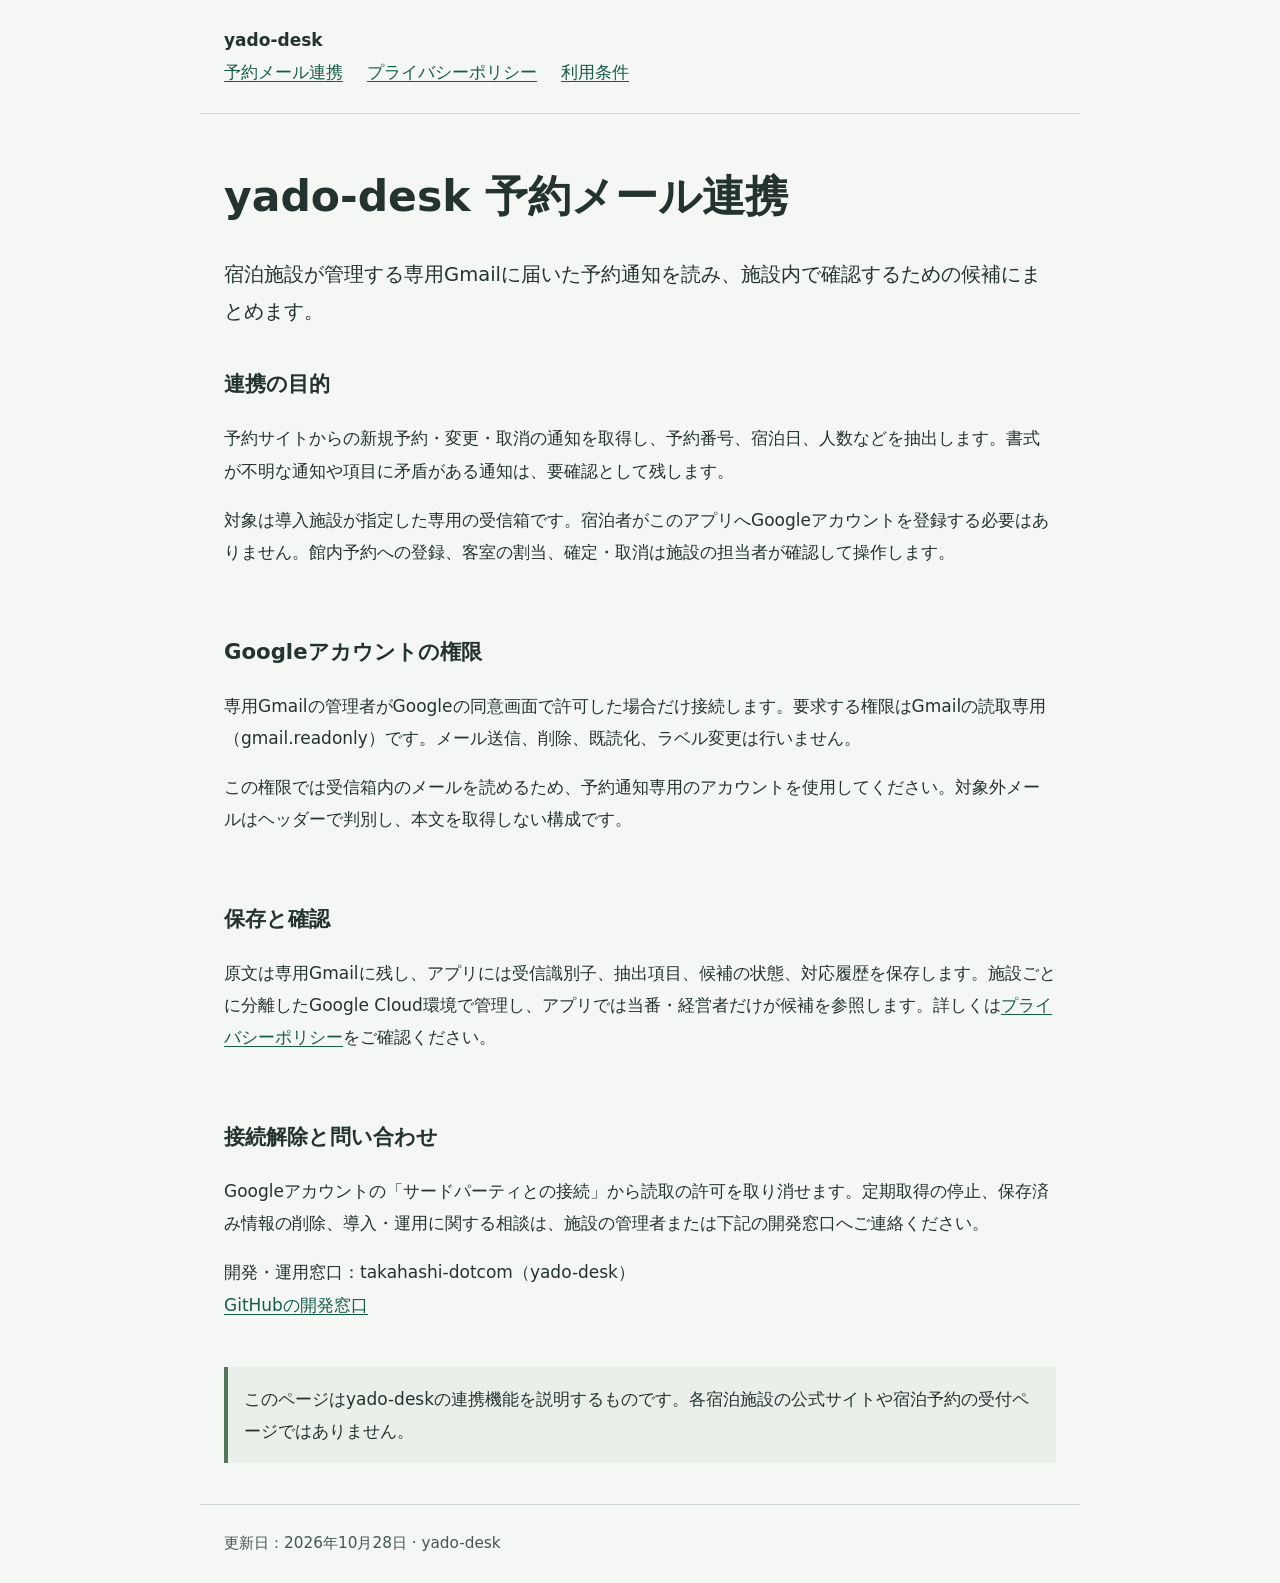
<file: index.html>
<!doctype html><html lang="ja"><head><meta name="google-site-verification" content="io6MCLyZZQHueogtZWmAu_tQGfCBiP6DlnR7DfFzQWA"><meta charset="utf-8"><meta name="viewport" content="width=device-width,initial-scale=1"><meta name="description" content="yado-desk 予約メール連携の機能、読取権限、データの取扱いについて。"><title>yado-desk 予約メール連携</title><link rel="stylesheet" href="style.css"></head><body><a class="skip" href="#main">本文へ</a><header><strong>yado-desk</strong><nav aria-label="サイト案内"><a href="index.html" aria-current="page">予約メール連携</a><a href="privacy.html">プライバシーポリシー</a><a href="terms.html">利用条件</a></nav></header><main id="main"><h1>yado-desk 予約メール連携</h1><p class="intro">宿泊施設が管理する専用Gmailに届いた予約通知を読み、施設内で確認するための候補にまとめます。</p><section><h2>連携の目的</h2><p>予約サイトからの新規予約・変更・取消の通知を取得し、予約番号、宿泊日、人数などを抽出します。書式が不明な通知や項目に矛盾がある通知は、要確認として残します。</p><p>対象は導入施設が指定した専用の受信箱です。宿泊者がこのアプリへGoogleアカウントを登録する必要はありません。館内予約への登録、客室の割当、確定・取消は施設の担当者が確認して操作します。</p></section><section><h2>Googleアカウントの権限</h2><p>専用Gmailの管理者がGoogleの同意画面で許可した場合だけ接続します。要求する権限はGmailの読取専用（gmail.readonly）です。メール送信、削除、既読化、ラベル変更は行いません。</p><p>この権限では受信箱内のメールを読めるため、予約通知専用のアカウントを使用してください。対象外メールはヘッダーで判別し、本文を取得しない構成です。</p></section><section><h2>保存と確認</h2><p>原文は専用Gmailに残し、アプリには受信識別子、抽出項目、候補の状態、対応履歴を保存します。施設ごとに分離したGoogle Cloud環境で管理し、アプリでは当番・経営者だけが候補を参照します。詳しくは<a href="privacy.html">プライバシーポリシー</a>をご確認ください。</p></section><section><h2>接続解除と問い合わせ</h2><p>Googleアカウントの「サードパーティとの接続」から読取の許可を取り消せます。定期取得の停止、保存済み情報の削除、導入・運用に関する相談は、施設の管理者または下記の開発窓口へご連絡ください。</p><p>開発・運用窓口：takahashi-dotcom（yado-desk）<br><a href="https://github.com/takahashi-dotcom/takahashi-dotcom.github.io/issues">GitHubの開発窓口</a></p></section><p class="note">このページはyado-deskの連携機能を説明するものです。各宿泊施設の公式サイトや宿泊予約の受付ページではありません。</p></main><footer>更新日：2026年10月28日 · yado-desk</footer></body></html>
</file>
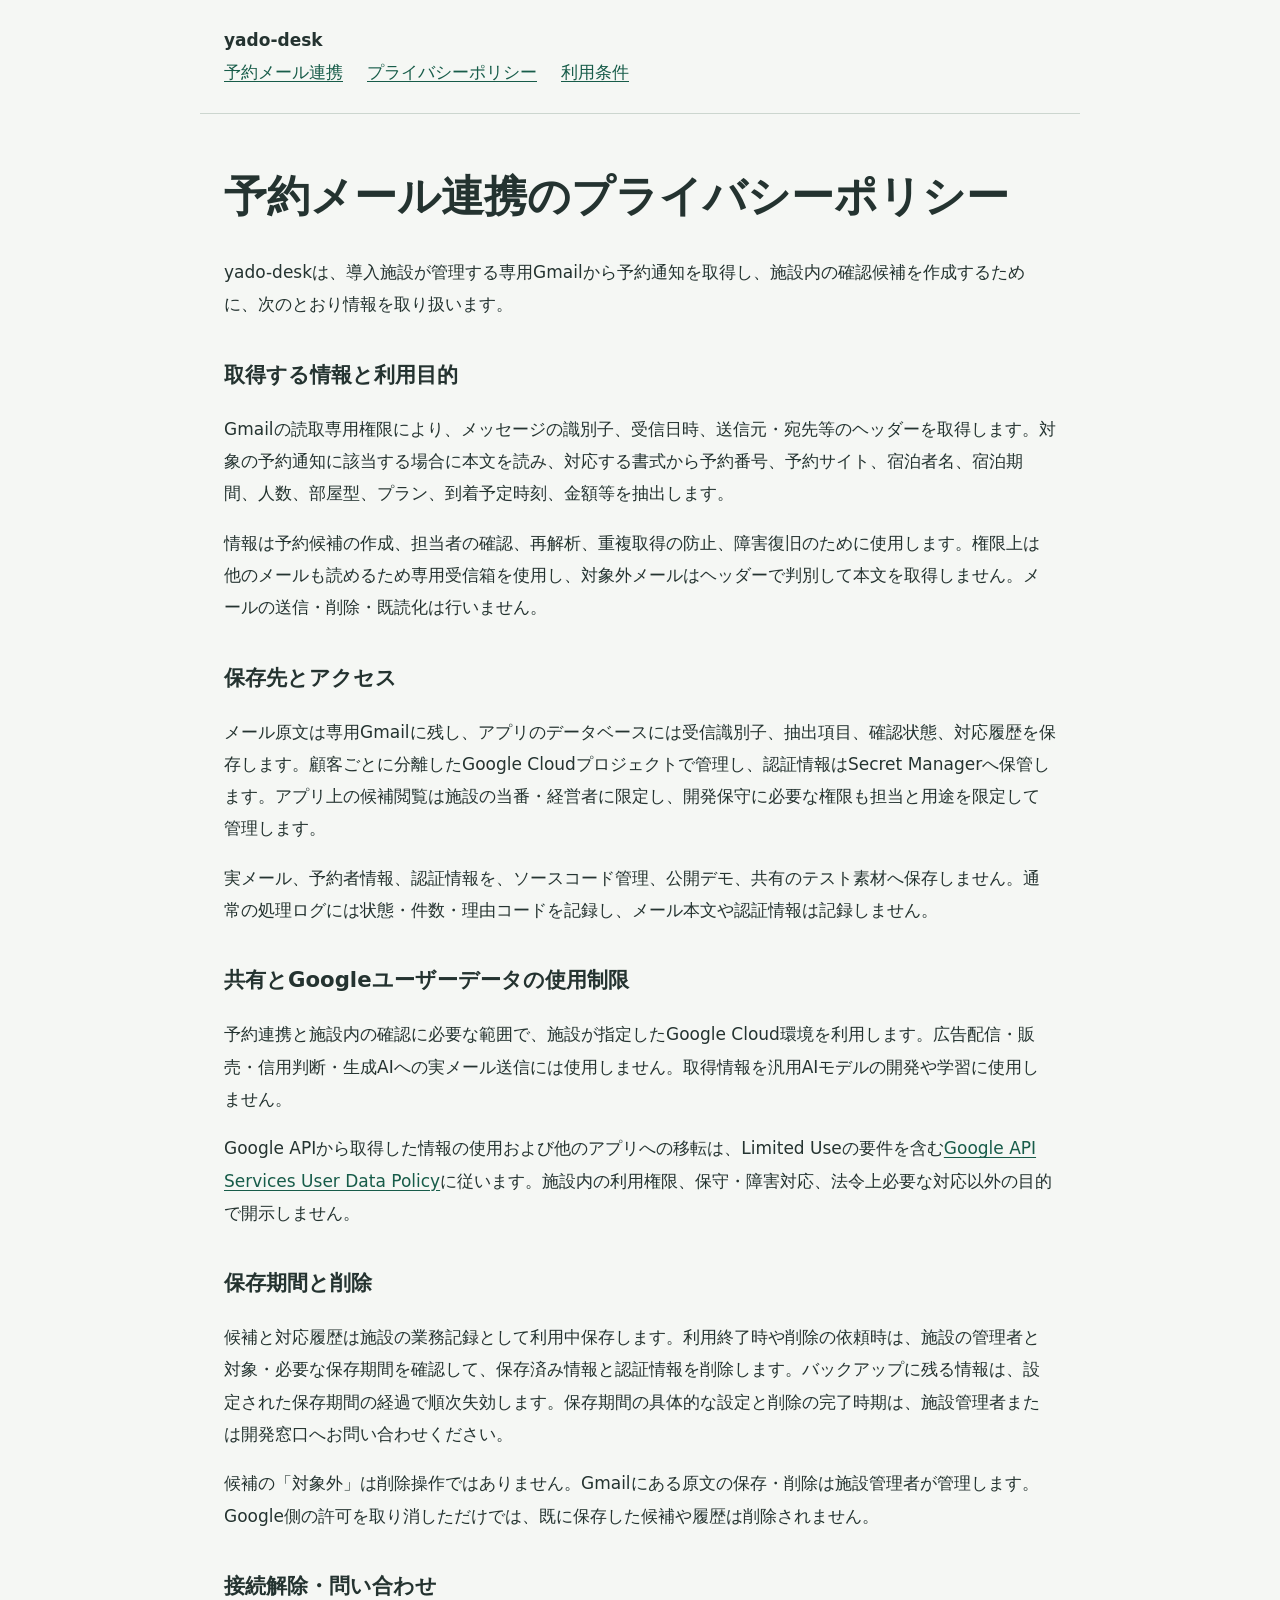
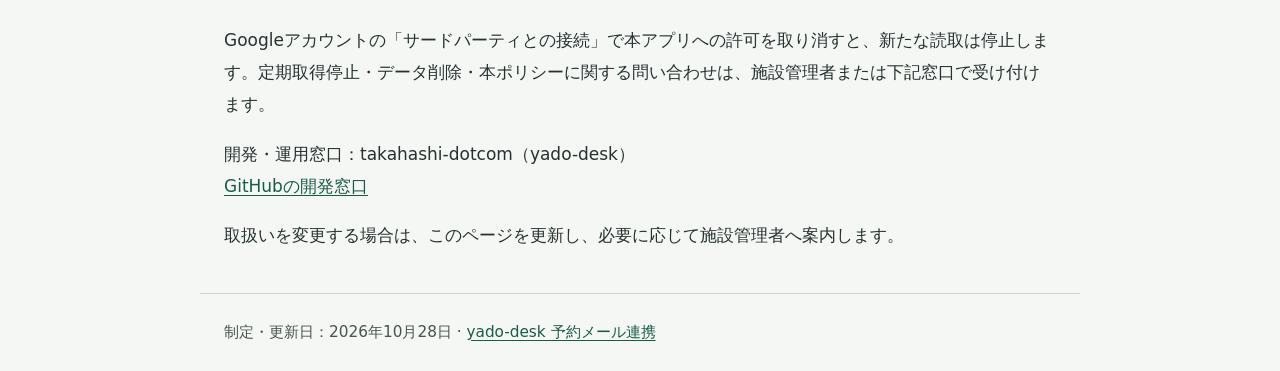
<file: privacy.html>
<!doctype html><html lang="ja"><head><meta charset="utf-8"><meta name="viewport" content="width=device-width,initial-scale=1"><title>プライバシーポリシー | yado-desk 予約メール連携</title><link rel="stylesheet" href="style.css"></head><body><a class="skip" href="#main">本文へ</a><header><strong>yado-desk</strong><nav aria-label="サイト案内"><a href="index.html">予約メール連携</a><a href="privacy.html" aria-current="page">プライバシーポリシー</a><a href="terms.html">利用条件</a></nav></header><main id="main"><h1>予約メール連携のプライバシーポリシー</h1><p>yado-deskは、導入施設が管理する専用Gmailから予約通知を取得し、施設内の確認候補を作成するために、次のとおり情報を取り扱います。</p><h2>取得する情報と利用目的</h2><p>Gmailの読取専用権限により、メッセージの識別子、受信日時、送信元・宛先等のヘッダーを取得します。対象の予約通知に該当する場合に本文を読み、対応する書式から予約番号、予約サイト、宿泊者名、宿泊期間、人数、部屋型、プラン、到着予定時刻、金額等を抽出します。</p><p>情報は予約候補の作成、担当者の確認、再解析、重複取得の防止、障害復旧のために使用します。権限上は他のメールも読めるため専用受信箱を使用し、対象外メールはヘッダーで判別して本文を取得しません。メールの送信・削除・既読化は行いません。</p><h2>保存先とアクセス</h2><p>メール原文は専用Gmailに残し、アプリのデータベースには受信識別子、抽出項目、確認状態、対応履歴を保存します。顧客ごとに分離したGoogle Cloudプロジェクトで管理し、認証情報はSecret Managerへ保管します。アプリ上の候補閲覧は施設の当番・経営者に限定し、開発保守に必要な権限も担当と用途を限定して管理します。</p><p>実メール、予約者情報、認証情報を、ソースコード管理、公開デモ、共有のテスト素材へ保存しません。通常の処理ログには状態・件数・理由コードを記録し、メール本文や認証情報は記録しません。</p><h2>共有とGoogleユーザーデータの使用制限</h2><p>予約連携と施設内の確認に必要な範囲で、施設が指定したGoogle Cloud環境を利用します。広告配信・販売・信用判断・生成AIへの実メール送信には使用しません。取得情報を汎用AIモデルの開発や学習に使用しません。</p><p>Google APIから取得した情報の使用および他のアプリへの移転は、Limited Useの要件を含む<a href="https://developers.google.com/terms/api-services-user-data-policy">Google API Services User Data Policy</a>に従います。施設内の利用権限、保守・障害対応、法令上必要な対応以外の目的で開示しません。</p><h2>保存期間と削除</h2><p>候補と対応履歴は施設の業務記録として利用中保存します。利用終了時や削除の依頼時は、施設の管理者と対象・必要な保存期間を確認して、保存済み情報と認証情報を削除します。バックアップに残る情報は、設定された保存期間の経過で順次失効します。保存期間の具体的な設定と削除の完了時期は、施設管理者または開発窓口へお問い合わせください。</p><p>候補の「対象外」は削除操作ではありません。Gmailにある原文の保存・削除は施設管理者が管理します。Google側の許可を取り消しただけでは、既に保存した候補や履歴は削除されません。</p><h2>接続解除・問い合わせ</h2><p>Googleアカウントの「サードパーティとの接続」で本アプリへの許可を取り消すと、新たな読取は停止します。定期取得停止・データ削除・本ポリシーに関する問い合わせは、施設管理者または下記窓口で受け付けます。</p><p>開発・運用窓口：takahashi-dotcom（yado-desk）<br><a href="https://github.com/takahashi-dotcom/takahashi-dotcom.github.io/issues">GitHubの開発窓口</a></p><p>取扱いを変更する場合は、このページを更新し、必要に応じて施設管理者へ案内します。</p></main><footer>制定・更新日：2026年10月28日 · <a href="index.html">yado-desk 予約メール連携</a></footer></body></html>
</file>
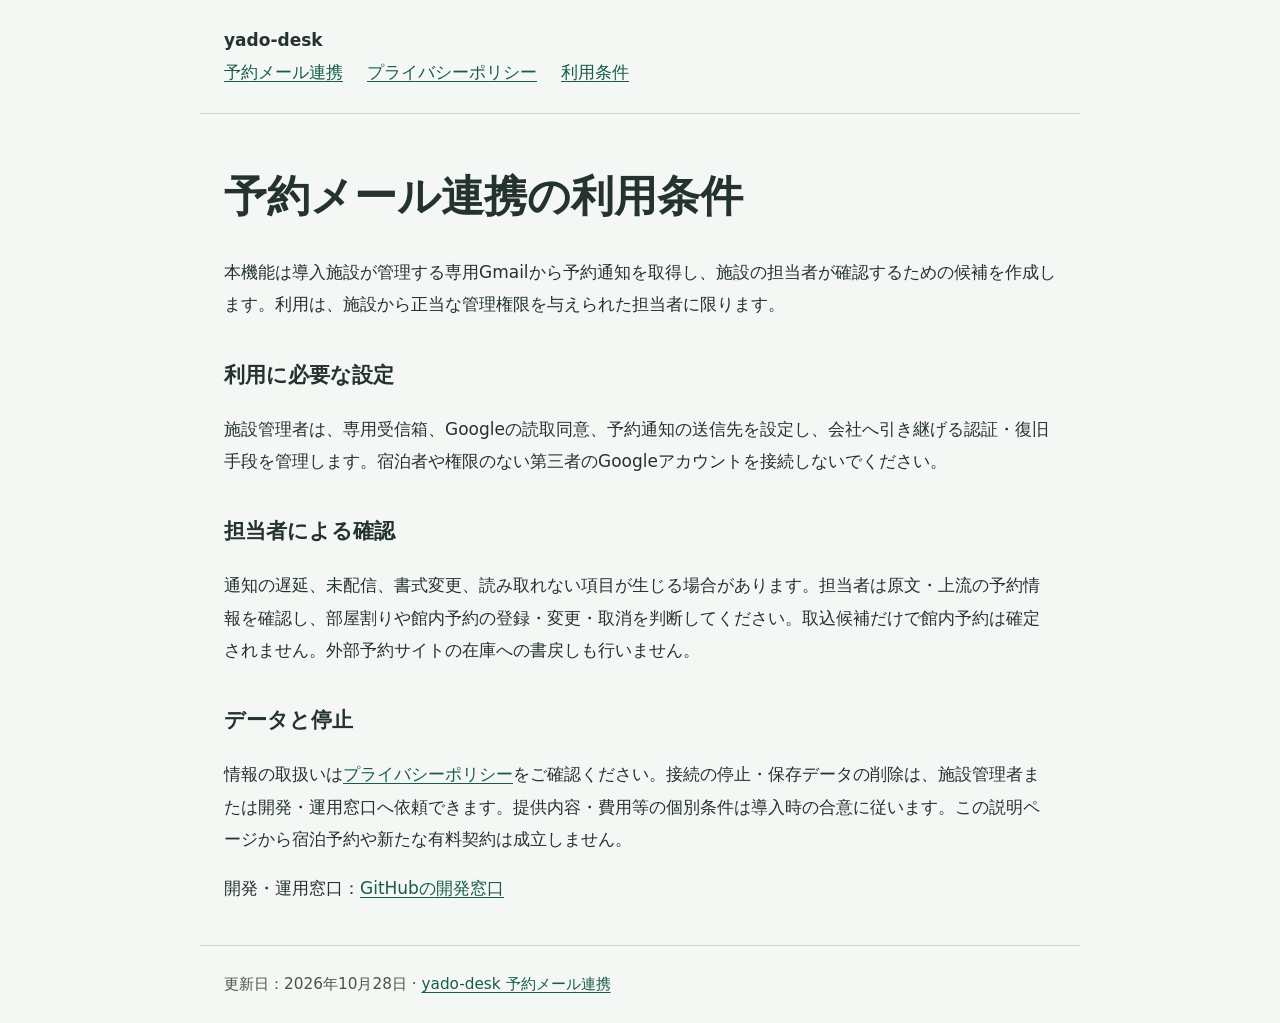
<file: terms.html>
<!doctype html><html lang="ja"><head><meta charset="utf-8"><meta name="viewport" content="width=device-width,initial-scale=1"><title>利用条件 | yado-desk 予約メール連携</title><link rel="stylesheet" href="style.css"></head><body><a class="skip" href="#main">本文へ</a><header><strong>yado-desk</strong><nav aria-label="サイト案内"><a href="index.html">予約メール連携</a><a href="privacy.html">プライバシーポリシー</a><a href="terms.html" aria-current="page">利用条件</a></nav></header><main id="main"><h1>予約メール連携の利用条件</h1><p>本機能は導入施設が管理する専用Gmailから予約通知を取得し、施設の担当者が確認するための候補を作成します。利用は、施設から正当な管理権限を与えられた担当者に限ります。</p><h2>利用に必要な設定</h2><p>施設管理者は、専用受信箱、Googleの読取同意、予約通知の送信先を設定し、会社へ引き継げる認証・復旧手段を管理します。宿泊者や権限のない第三者のGoogleアカウントを接続しないでください。</p><h2>担当者による確認</h2><p>通知の遅延、未配信、書式変更、読み取れない項目が生じる場合があります。担当者は原文・上流の予約情報を確認し、部屋割りや館内予約の登録・変更・取消を判断してください。取込候補だけで館内予約は確定されません。外部予約サイトの在庫への書戻しも行いません。</p><h2>データと停止</h2><p>情報の取扱いは<a href="privacy.html">プライバシーポリシー</a>をご確認ください。接続の停止・保存データの削除は、施設管理者または開発・運用窓口へ依頼できます。提供内容・費用等の個別条件は導入時の合意に従います。この説明ページから宿泊予約や新たな有料契約は成立しません。</p><p>開発・運用窓口：<a href="https://github.com/takahashi-dotcom/takahashi-dotcom.github.io/issues">GitHubの開発窓口</a></p></main><footer>更新日：2026年10月28日 · <a href="index.html">yado-desk 予約メール連携</a></footer></body></html>
</file>
<file: style.css>
:root{font-family:system-ui,-apple-system,"Noto Sans JP",sans-serif;color:#243330;background:#f5f7f4;line-height:1.9;font-size:17px}*{box-sizing:border-box}body{margin:0}header,main,footer{max-width:880px;margin:auto;padding:24px}header{border-bottom:1px solid #ccd6cf}nav{display:flex;flex-wrap:wrap;gap:12px 24px}a{color:#175c49;text-underline-offset:.2em}a:focus-visible{outline:3px solid #a65a17;outline-offset:4px}h1{font-size:clamp(1.8rem,5vw,2.5rem);line-height:1.45}h2{font-size:1.25rem;margin-top:2rem}p,li{overflow-wrap:anywhere}section{padding-bottom:12px}.intro{font-size:1.15rem}.note{border-left:4px solid #52775c;background:#eaf0e9;padding:16px}footer{font-size:.9rem;color:#45564d;border-top:1px solid #ccd6cf}.skip{position:absolute;left:-9999px}.skip:focus{left:16px;top:8px;background:white;padding:8px}
</file>
